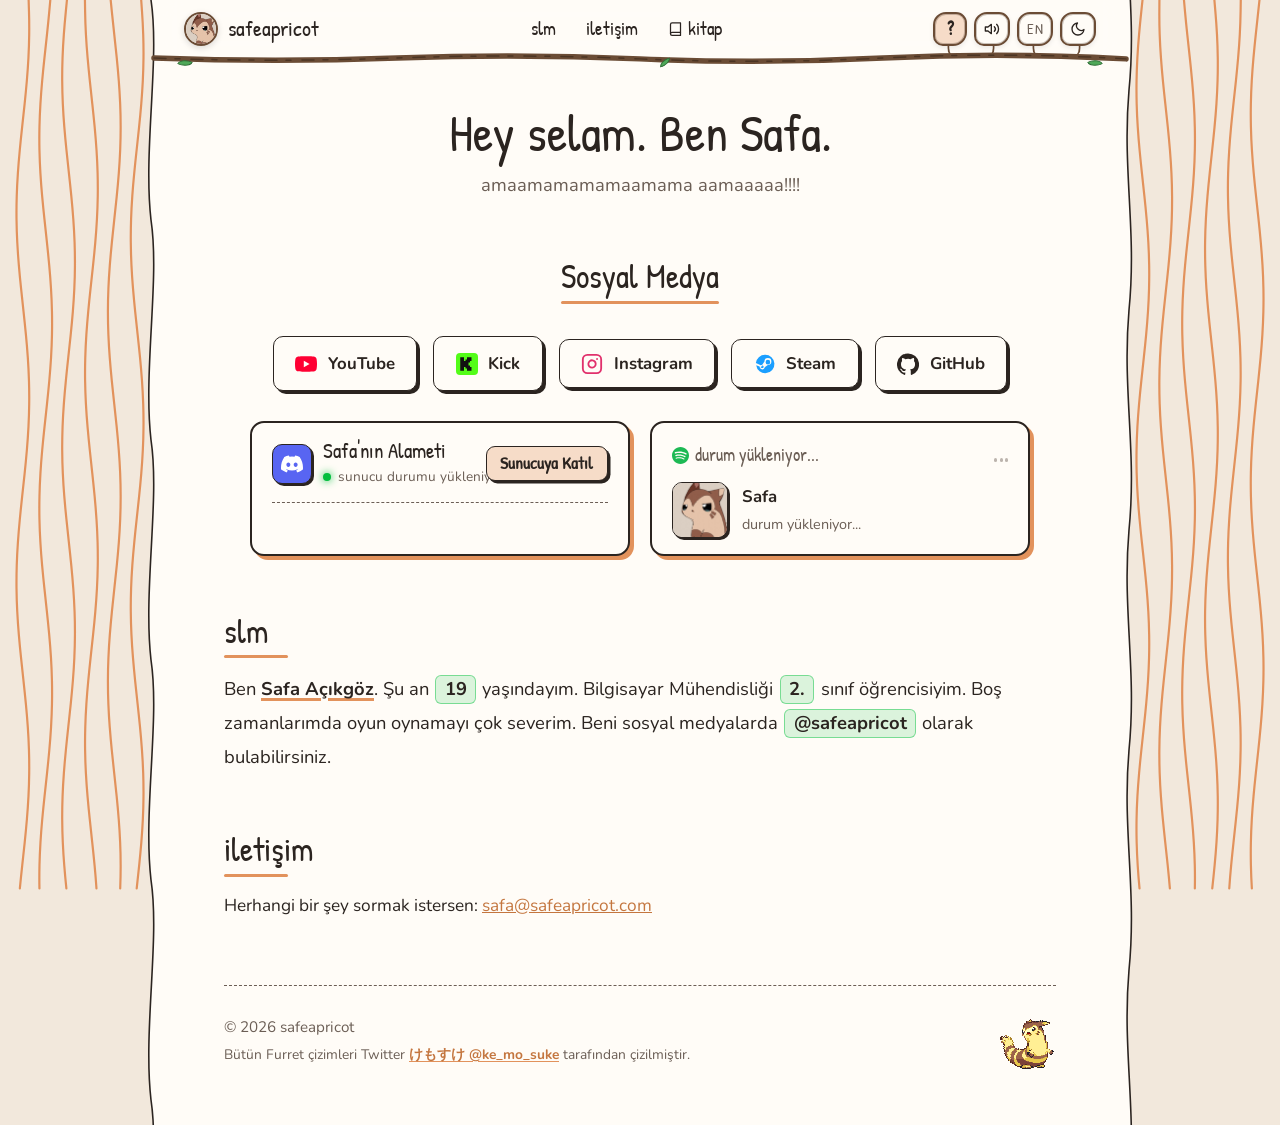
<file: index.html>
<!DOCTYPE html>
<html lang="tr">
<head>
  <meta charset="UTF-8">
  <meta name="viewport" content="width=device-width, initial-scale=1.0">
  <title>Safa · safeapricot</title>
  <meta name="description" content="Selam, ben Safa Açıkgöz. ama bana derler sefa.">
  <meta property="og:title" content="Safa · safeapricot">
  <meta property="og:description" content="Selam, ben Safa Açıkgöz. ama bana derler sefa.">
  <meta property="og:url" content="https://safeapricot.com">
  <meta property="og:image" content="https://safeapricot.com/furrets/uykulufurret.JPEG">
  <link rel="icon" href="furrets/uykulufurret.JPEG">

  <script>
    (function () {
      var p = new URLSearchParams(location.search);
      var t = p.get('theme') || localStorage.getItem('theme') || 'light';
      document.documentElement.setAttribute('data-theme', t);
      var l = p.get('lang') || localStorage.getItem('lang') || 'tr';
      document.documentElement.lang = l;
    })();
  </script>
  <link rel="preconnect" href="https://fonts.googleapis.com">
  <link rel="preconnect" href="https://fonts.gstatic.com" crossorigin>
  <link href="https://fonts.googleapis.com/css2?family=Nunito:wght@400;700&family=Patrick+Hand&display=swap" rel="stylesheet">
  <link rel="stylesheet" href="style.css">
</head>
<body>
  <header class="site-nav" id="siteNav"></header>

  <!-- 2 Sol + 2 Sağ Rastgele Furret Çerçevesi -->
  <div class="furret-side top left">
    <img src="furrets/20230822_125908.JPEG" alt="Furret çizimi">
  </div>
  <div class="furret-side bottom left">
    <img src="furrets/20230822_125911.JPEG" alt="Furret çizimi">
  </div>
  <div class="furret-side top right">
    <img src="furrets/20231012_155607.JPEG" alt="Furret çizimi">
  </div>
  <div class="furret-side bottom right">
    <img src="furrets/20231019_155051.JPEG" alt="Furret çizimi">
  </div>

  <main class="paper">
    <h1 class="hello" data-i18n="hello">Hey selam. Ben Safa.</h1>
    <p class="hello-sub" id="helloSub">ama bana derler sefa</p>

    <section id="sosyal">
      <h2 data-i18n="socials_title">Sosyal Medya</h2>
      <div class="socials">
        <a class="social youtube" href="https://www.youtube.com/@safeapricot" target="_blank" rel="noopener">
          <svg viewBox="0 0 24 24" fill="currentColor" aria-hidden="true"><path d="M23.5 6.2a3 3 0 0 0-2.1-2.1C19.5 3.6 12 3.6 12 3.6s-7.5 0-9.4.5A3 3 0 0 0 .5 6.2 31 31 0 0 0 0 12a31 31 0 0 0 .5 5.8 3 3 0 0 0 2.1 2.1c1.9.5 9.4.5 9.4.5s7.5 0 9.4-.5a3 3 0 0 0 2.1-2.1A31 31 0 0 0 24 12a31 31 0 0 0-.5-5.8zM9.6 15.6V8.4l6.3 3.6z"/></svg>
          YouTube
        </a>
        <a class="social kick" href="https://kick.com/safeapricot" target="_blank" rel="noopener">
          <svg viewBox="0 0 24 24" fill="currentColor" aria-hidden="true"><path d="M3 3h5v5h2V6h2V3h6v5h-2v2h-2v4h2v2h2v5h-6v-3h-2v-2H8v5H3z"/></svg>
          Kick
        </a>
        <div class="social-dropdown">
          <button class="social instagram" type="button" aria-label="Instagram Hesapları">
            <svg viewBox="0 0 24 24" fill="none" stroke="currentColor" stroke-width="2" stroke-linecap="round" stroke-linejoin="round" aria-hidden="true"><rect x="2" y="2" width="20" height="20" rx="5" ry="5"></rect><path d="M16 11.37A4 4 0 1 1 12.63 8 4 4 0 0 1 16 11.37z"></path><line x1="17.5" y1="6.5" x2="17.51" y2="6.5"></line></svg>
            Instagram
          </button>
          <div class="social-dropdown-menu">
            <a href="https://www.instagram.com/guvenlikayisi/" target="_blank" rel="noopener">guvenlikayisi</a>
            <a href="https://www.instagram.com/safeapricot/" target="_blank" rel="noopener">safeapricot</a>
          </div>
        </div>
        <div class="social-dropdown">
          <button class="social steam" type="button" aria-label="Steam Hesapları">
            <svg viewBox="0 0 24 24" fill="currentColor" aria-hidden="true"><path d="M12 2a10 10 0 0 0-9.96 9.04l5.36 2.21a2.83 2.83 0 0 1 1.6-.49l2.4-3.48v-.05a3.78 3.78 0 1 1 3.78 3.78h-.09l-3.42 2.44c0 .19-.03.38-.08.56a2.84 2.84 0 0 1-5.5-1.15L2.37 13.3A10 10 0 1 0 12 2zm3.18 5.45a2.52 2.52 0 1 0 0 5.04 2.52 2.52 0 0 0 0-5.04zm-6.18 7.02a1.95 1.95 0 0 0-1.82 1.24l1.36.56a1.4 1.4 0 0 0 1.84-.75 1.4 1.4 0 0 0-.75-1.84l-.63-.21z"/></svg>
            Steam
          </button>
          <div class="social-dropdown-menu">
            <a href="https://steamcommunity.com/id/safeapri" target="_blank" rel="noopener">safeapri</a>
            <a href="https://steamcommunity.com/id/safeapricot" target="_blank" rel="noopener">safeapricot</a>
          </div>
        </div>
        <a class="social github" href="https://github.com/safeapricot" target="_blank" rel="noopener">
          <svg viewBox="0 0 24 24" fill="currentColor" aria-hidden="true"><path d="M12 .5a12 12 0 0 0-3.79 23.39c.6.11.82-.26.82-.58v-2.03c-3.34.73-4.04-1.61-4.04-1.61-.55-1.39-1.34-1.76-1.34-1.76-1.09-.75.08-.73.08-.73 1.21.08 1.85 1.24 1.85 1.24 1.07 1.84 2.81 1.31 3.5 1 .11-.78.42-1.31.76-1.61-2.67-.3-5.47-1.33-5.47-5.93 0-1.31.47-2.38 1.24-3.22-.12-.3-.54-1.52.12-3.18 0 0 1.01-.32 3.3 1.23a11.5 11.5 0 0 1 6.02 0c2.29-1.55 3.3-1.23 3.3-1.23.66 1.66.24 2.88.12 3.18.77.84 1.24 1.91 1.24 3.22 0 4.61-2.81 5.62-5.48 5.92.43.37.81 1.1.81 2.22v3.29c0 .32.22.7.83.58A12 12 0 0 0 12 .5z"/></svg>
          GitHub
        </a>
      </div>

      <!-- Discord & Lanyard (Spotify / Canlı Durum) Kartları -->
      <div class="widgets-grid">
        <div class="discord-card" id="discordWidget">
          <div class="discord-top">
            <div class="discord-brand">
              <div class="discord-icon" aria-hidden="true">
                <svg viewBox="0 0 24 24" fill="currentColor"><path d="M20.32 4.37a19.8 19.8 0 0 0-4.89-1.52.07.07 0 0 0-.08.04c-.21.38-.44.87-.61 1.25a18.27 18.27 0 0 0-5.48 0 12.64 12.64 0 0 0-.62-1.25.08.08 0 0 0-.08-.04 19.74 19.74 0 0 0-4.89 1.52.07.07 0 0 0-.03.03C.53 9.05-.32 13.58.1 18.06a.08.08 0 0 0 .03.05 19.9 19.9 0 0 0 5.99 3.03.08.08 0 0 0 .08-.03c.46-.63.87-1.3 1.22-2a.08.08 0 0 0-.04-.11 13.1 13.1 0 0 1-1.87-.9.08.08 0 0 1-.01-.13c.13-.09.25-.19.37-.29a.08.08 0 0 1 .08-.01c3.93 1.79 8.18 1.79 12.07 0a.08.08 0 0 1 .08.01c.12.1.25.2.37.29a.08.08 0 0 1 0 .13c-.6.35-1.22.65-1.87.9a.08.08 0 0 0-.04.11c.36.7.77 1.37 1.22 2a.08.08 0 0 0 .08.03 19.83 19.83 0 0 0 6-3.03.08.08 0 0 0 .03-.05c.5-5.18-.84-9.68-3.55-13.66a.06.06 0 0 0-.03-.03zM8.02 15.33c-1.18 0-2.16-1.08-2.16-2.42 0-1.33.96-2.42 2.16-2.42 1.21 0 2.18 1.1 2.16 2.42 0 1.34-.96 2.42-2.16 2.42zm7.97 0c-1.18 0-2.16-1.08-2.16-2.42 0-1.33.96-2.42 2.16-2.42 1.21 0 2.18 1.1 2.16 2.42 0 1.34-.95 2.42-2.16 2.42z"/></svg>
              </div>
              <div>
                <div class="discord-name">Safa'nın Alameti</div>
                <div class="discord-status">
                  <span class="online-dot"></span>
                  <span class="discord-online-text" data-i18n="discord_loading">sunucu durumu yükleniyor...</span>
                </div>
              </div>
            </div>
            <a class="discord-join" href="https://discord.gg/VxYvWK4HSq" target="_blank" rel="noopener" data-i18n="discord_join">Sunucuya Katıl</a>
          </div>
          <div class="discord-members"></div>
        </div>

        <a class="spotify-card" id="lanyardWidget" href="https://open.spotify.com" target="_blank" rel="noopener">
          <div class="spotify-header">
            <span class="spotify-badge">
              <span class="lanyard-badge-icon" aria-hidden="true">
                <svg viewBox="0 0 24 24" fill="currentColor"><path d="M12 0C5.4 0 0 5.4 0 12s5.4 12 12 12 12-5.4 12-12S18.66 0 12 0zm5.521 17.34c-.24.359-.66.48-1.021.24-2.82-1.74-6.36-2.101-10.561-1.141-.418.122-.779-.179-.899-.539-.12-.421.18-.78.54-.9 4.56-1.021 8.52-.6 11.64 1.32.42.18.479.659.301 1.02zm1.44-3.3c-.301.42-.841.6-1.262.3-3.239-1.98-8.159-2.58-11.939-1.38-.479.12-1.02-.12-1.14-.6-.12-.48.12-1.021.6-1.141C9.6 9.9 15 10.561 18.72 12.84c.361.181.54.78.241 1.2zm.12-3.36C15.24 8.4 8.82 8.16 5.16 9.301c-.6.179-1.2-.181-1.38-.721-.18-.601.18-1.2.72-1.381 4.26-1.26 11.28-1.02 15.721 1.621.539.3.719 1.02.419 1.56-.299.421-1.02.599-1.559.3z"/></svg>
              </span>
              <span class="spotify-status-text" data-i18n="lanyard_loading">durum yükleniyor...</span>
            </span>
            <span class="music-bars paused" aria-hidden="true">
              <span></span><span></span><span></span>
            </span>
          </div>
          <div class="spotify-body">
            <div class="lanyard-thumb-wrap">
              <img class="spotify-cover" src="furrets/uykulufurret.JPEG" alt="Durum görseli">
              <span class="lanyard-status-dot online" hidden></span>
            </div>
            <div class="spotify-info">
              <div class="spotify-track">Safa</div>
              <div class="spotify-artist" data-i18n="lanyard_loading">durum yükleniyor...</div>
              <div class="spotify-progress" hidden>
                <div class="spotify-progress-track"><span class="spotify-progress-fill"></span></div>
                <div class="spotify-progress-times">
                  <span class="spotify-time-cur">0:00</span>
                  <span class="spotify-time-tot">0:00</span>
                </div>
              </div>
            </div>
          </div>
        </a>
      </div>

      <!-- OpenWidget Canlı Günlük Aktivite Heatmap Kartı -->
      <div class="activity-card" id="activityWidget" hidden>
        <div class="activity-top">
          <div class="activity-title-wrap">
            <div class="activity-icon" aria-hidden="true">
              <svg viewBox="0 0 24 24" fill="none" stroke="currentColor" stroke-width="2.1" stroke-linecap="round" stroke-linejoin="round"><circle cx="12" cy="13" r="8"/><path d="M12 9v4l2.5 2"/><path d="M9 2h6"/><path d="M12 2v3"/></svg>
            </div>
            <div>
              <div class="activity-heading-row">
                <span class="activity-name" data-i18n="activity_title">günlük aktivite</span>
                <a class="activity-source" href="https://github.com/safeapricot/openwidget-windows" target="_blank" rel="noopener">OpenWidget</a>
              </div>
              <div class="activity-sub" id="activityUpdated" data-i18n="activity_loading">aktivite verisi yükleniyor...</div>
            </div>
          </div>
          <div class="activity-summary" id="activitySummary"></div>
        </div>

        <div class="activity-scroll" id="activityScroll">
          <div class="activity-board" id="activityBoard" role="grid" aria-label="Günlük aktivite haritası"></div>
        </div>

        <div class="activity-legend">
          <div class="activity-legend-items">
            <span class="legend-item"><span class="legend-swatch" id="legendStudy"></span><span data-i18n="activity_study">Çalışma</span></span>
            <span class="legend-item"><span class="legend-swatch" id="legendGame"></span><span data-i18n="activity_game">Oyun</span></span>
            <span class="legend-item">
              <span class="legend-uptime-steps" aria-hidden="true">
                <span class="legend-swatch" style="opacity:0.22;background:var(--accent)"></span>
                <span class="legend-swatch" style="opacity:0.52;background:var(--accent)"></span>
                <span class="legend-swatch" style="opacity:0.88;background:var(--accent)"></span>
              </span>
              <span data-i18n="activity_pc_scale">PC Açık (0–8s)</span>
            </span>
          </div>
          <span class="activity-cap-note" data-i18n="activity_cap_note">1 kare = 10 saat kapasite</span>
        </div>

        <div class="activity-detail" id="activityDetail"></div>
      </div>
    </section>

    <section id="hakkimda">
      <h2 data-i18n="about_title">slm</h2>
      <p class="about-text" id="aboutText">
        Ben <a class="name-link" href="https://www.youtube.com/@safeapricot" target="_blank" rel="noopener">Safa Açıkgöz</a>. Şu an <span class="hl">19</span> yaşındayım. Bilgisayar Mühendisliği <span class="hl">2.</span> sınıf öğrencisiyim. Boş zamanlarımda oyun oynamayı çok severim. Beni sosyal medyalarda <span class="hl">@safeapricot</span> olarak bulabilirsiniz.
      </p>
    </section>

    <section id="iletisim">
      <h2 data-i18n="contact_title">iletişim</h2>
      <p><span data-i18n="contact_label">Herhangi bir şey sormak istersen:</span> <a href="mailto:safa@safeapricot.com">safa@safeapricot.com</a></p>
    </section>

    <footer>
      <div class="footer-info">
        <span>© 2026 safeapricot</span>
        <span class="footer-credit" id="furretCredit">Bütün Furret çizimleri Twitter <a href="https://x.com/ke_mo_suke" target="_blank" rel="noopener">けもすけ @ke_mo_suke</a> tarafından çizilmiştir.</span>
      </div>
      <img src="assets/furret-walk.gif" alt="yürüyen furret">
    </footer>
  </main>

  <script src="main.js"></script>
</body>
</html>
</file>
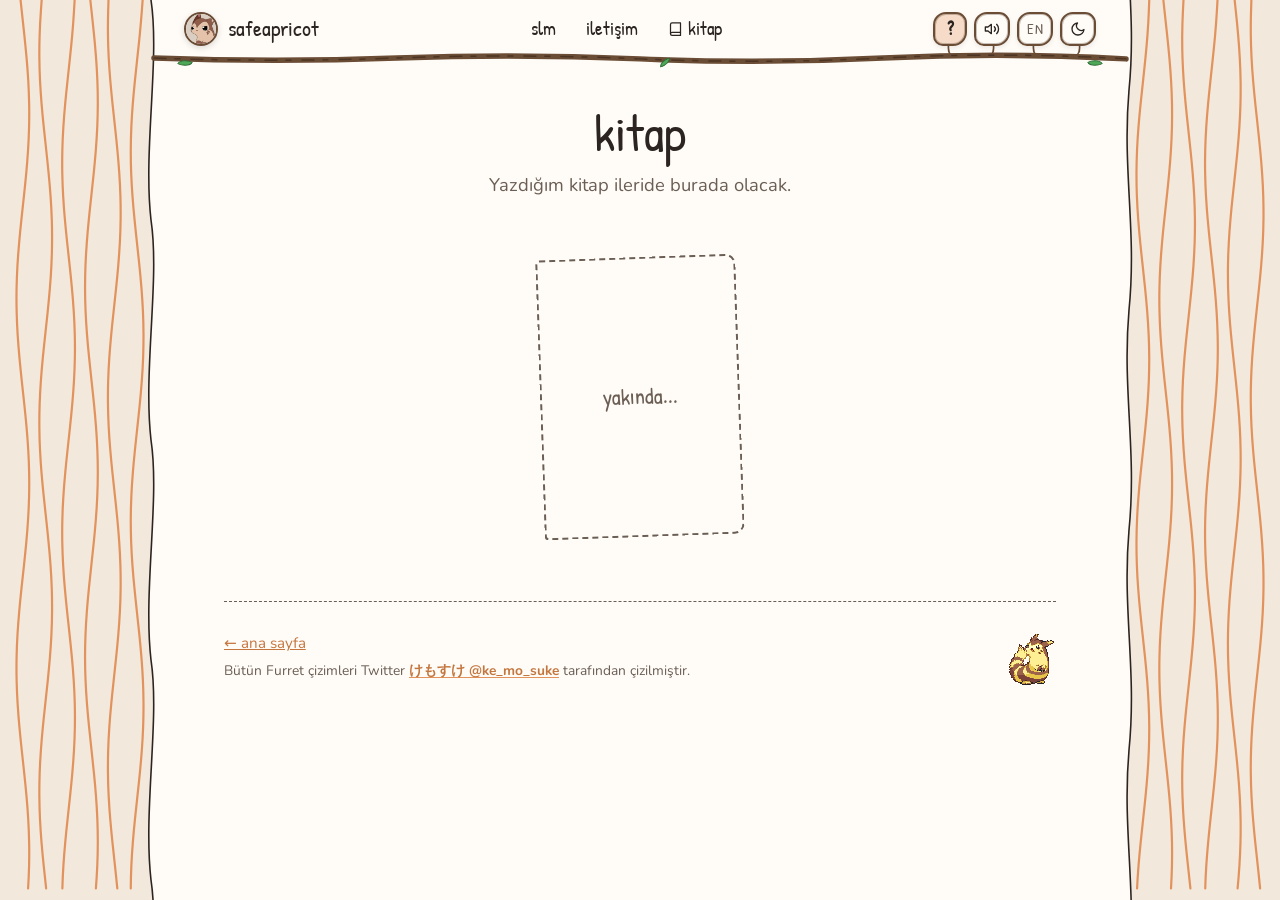
<file: kitap.html>
<!DOCTYPE html>
<html lang="tr">
<head>
  <meta charset="UTF-8">
  <meta name="viewport" content="width=device-width, initial-scale=1.0">
  <title>Kitap · safeapricot</title>
  <meta name="description" content="Safa'nın kitabı.">
  <link rel="icon" href="furrets/uykulufurret.JPEG">

  <script>
    (function () {
      var p = new URLSearchParams(location.search);
      var t = p.get('theme') || localStorage.getItem('theme') || 'light';
      document.documentElement.setAttribute('data-theme', t);
      var l = p.get('lang') || localStorage.getItem('lang') || 'tr';
      document.documentElement.lang = l;
    })();
  </script>
  <link rel="preconnect" href="https://fonts.googleapis.com">
  <link rel="preconnect" href="https://fonts.gstatic.com" crossorigin>
  <link href="https://fonts.googleapis.com/css2?family=Nunito:wght@400;700&family=Patrick+Hand&display=swap" rel="stylesheet">
  <link rel="stylesheet" href="style.css">
</head>
<body>
  <header class="site-nav" id="siteNav"></header>

  <!-- 2 Sol + 2 Sağ Rastgele Furret Çerçevesi -->
  <div class="furret-side top left">
    <img src="furrets/20230822_125908.JPEG" alt="Furret çizimi">
  </div>
  <div class="furret-side bottom left">
    <img src="furrets/20230822_125911.JPEG" alt="Furret çizimi">
  </div>
  <div class="furret-side top right">
    <img src="furrets/20231012_155607.JPEG" alt="Furret çizimi">
  </div>
  <div class="furret-side bottom right">
    <img src="furrets/20231019_155051.JPEG" alt="Furret çizimi">
  </div>

  <main class="paper">
    <h1 class="hello" data-i18n="book_title">kitap</h1>
    <p class="hello-sub" data-i18n="book_sub">Yazdığım kitap ileride burada olacak.</p>

    <!-- Kitap hazır olunca bu kısmı değiştir -->
    <div class="book-cover" data-i18n="book_soon">yakında...</div>

    <footer>
      <div class="footer-info">
        <a href="index.html" data-i18n="back_home">← ana sayfa</a>
        <span class="footer-credit" id="furretCredit">Bütün Furret çizimleri Twitter <a href="https://x.com/ke_mo_suke" target="_blank" rel="noopener">けもすけ @ke_mo_suke</a> tarafından çizilmiştir.</span>
      </div>
      <img src="assets/furret-walk.gif" alt="yürüyen furret">
    </footer>
  </main>

  <script src="main.js"></script>
</body>
</html>
</file>
<file: style.css>
/* safeapricot.com */

:root {
  --accent: #e2925c;
  --accent-dark: #c4763f;
  --accent-soft: #f6dcc8;
  --furret: #8c5e45;
  --furret-cream: #e8ccb5;
  --green: #02be3d;
  --green-soft: rgba(2, 190, 61, 0.14);
  --green-border: rgba(2, 190, 61, 0.45);
  --branch: #6b4c35;
  --branch-bark: #432e1e;
  --leaf: #4fa858;
  --leaf-dark: #2c6b34;
  --ink: #2b2420;
  --ink-soft: #6b5e55;
  --paper: #fffcf7;
  --desk: #f2e8dc;
  --line: #2b2420;
  --wave-color: #e2925c;
  --paper-width: 960px;

  --font-hand: 'Patrick Hand', 'Comic Sans MS', cursive;
  --font-body: 'Nunito', system-ui, -apple-system, 'Segoe UI', sans-serif;
  color-scheme: light;
}

[data-theme="dark"] {
  color-scheme: dark;
  --accent: #e2925c;
  --accent-dark: #f0a875;
  --accent-soft: rgba(226, 146, 92, 0.18);
  --furret: #c28e6e;
  --furret-cream: #3b2a20;
  --green: #02be3d;
  --green-soft: rgba(2, 190, 61, 0.2);
  --green-border: rgba(2, 190, 61, 0.55);
  --branch: #8c6649;
  --branch-bark: #c29b7a;
  --leaf: #5ec269;
  --leaf-dark: #235c2a;
  --ink: #f2f2f2;
  --ink-soft: #a0a0a0;
  --paper: #161616;
  --desk: #101010;
  --line: #dcdcdc;
  --wave-color: #915F4C;
}

* {
  box-sizing: border-box;
  margin: 0;
  padding: 0;
}

html {
  scroll-behavior: smooth;
  background: var(--desk);
}

body {
  font-family: var(--font-body);
  font-size: 1.08rem;
  line-height: 1.75;
  color: var(--ink);
  background: var(--desk);
  overflow-x: hidden;
}

html.theme-ready body {
  transition: background-color 0.25s ease, color 0.25s ease;
}

a {
  color: var(--accent-dark);
  overflow-wrap: anywhere;
}

a:hover {
  color: var(--ink);
}

img {
  display: block;
  max-width: 100%;
}

/* ---------- Sağ & Sol Arkaplan Dalgalı Gitar Telleri Canvas ---------- */

#bgWaves {
  position: fixed;
  inset: 0;
  width: 100vw;
  height: 100vh;
  z-index: 0;
  pointer-events: none;
}

/* ---------- Highlight & İsim Linki ---------- */

.hl {
  display: inline-block;
  padding: 0.05em 0.45em;
  margin: 0 0.08em;
  border-radius: 6px;
  background: var(--green-soft);
  border: 1.5px solid var(--green-border);
  color: var(--ink);
  font-weight: 700;
  line-height: 1.35;
}

.name-link {
  color: var(--ink);
  font-weight: 700;
  text-decoration: underline;
  text-decoration-color: var(--accent);
  text-decoration-thickness: 2.5px;
  text-underline-offset: 3px;
  transition: color 0.15s ease, background-color 0.15s ease;
}

.name-link:hover {
  color: var(--accent-dark);
}

/* ---------- Kontroller (Navbar içi) ---------- */

.ctrl-btn {
  position: relative;
  font-family: var(--font-hand);
  font-size: 1rem;
  line-height: 1;
  min-width: 34px;
  height: 34px;
  padding: 0 8px;
  display: inline-flex;
  align-items: center;
  justify-content: center;
  border: 2px solid var(--branch);
  border-radius: 13px 11px 14px 10px;
  background: var(--paper);
  color: var(--ink);
  cursor: pointer;
  box-shadow:
    inset 0 0 0 1px color-mix(in srgb, var(--branch-bark) 28%, transparent),
    0 2px 5px rgba(0, 0, 0, 0.08);
  transition:
    transform 0.16s ease,
    box-shadow 0.18s ease,
    background-color 0.2s ease,
    color 0.16s ease;
}

.ctrl-btn::after {
  content: '';
  position: absolute;
  top: calc(100% - 1px);
  left: 50%;
  width: 9px;
  height: 15px;
  pointer-events: none;
  z-index: -1;
}

.ctrl-btn:nth-child(odd)::after {
  transform: translateX(-25%);
  border-left: 2.3px solid var(--branch);
  border-bottom-left-radius: 10px;
}

.ctrl-btn:nth-child(even)::after {
  transform: translateX(-75%);
  border-right: 2.3px solid var(--branch);
  border-bottom-right-radius: 10px;
}

.ctrl-btn:hover {
  transform: translateY(-1.5px);
  background: var(--accent-soft);
  color: var(--ink);
  box-shadow:
    inset 0 0 0 1px color-mix(in srgb, var(--branch-bark) 42%, transparent),
    0 4px 10px color-mix(in srgb, var(--branch) 26%, transparent);
}

.ctrl-btn:active {
  transform: translateY(0.5px);
  box-shadow:
    inset 0 0 0 1px color-mix(in srgb, var(--branch-bark) 35%, transparent),
    0 1px 3px rgba(0, 0, 0, 0.08);
}

.ctrl-btn svg {
  width: 16px;
  height: 16px;
}

.ctrl-btn.nav-secret {
  background: var(--accent-soft);
  font-weight: 700;
  font-size: 1.12rem;
}

#langBtn {
  color: var(--ink-soft);
  font-size: 0.94rem;
  letter-spacing: 0.02em;
}

#langBtn:hover {
  color: var(--ink);
}

/* Ses ayarlama slider pop-up'ı */
.sound-control {
  position: relative;
  display: inline-flex;
  align-items: center;
}

.sound-control .ctrl-btn::after {
  transform: translateX(-75%);
  border-right: 2.3px solid var(--branch);
  border-left: none;
  border-bottom-right-radius: 10px;
  border-bottom-left-radius: 0;
}

.sound-popover {
  position: absolute;
  top: 100%;
  left: 50%;
  transform: translate(-50%, -4px);
  padding-top: 12px;
  opacity: 0;
  visibility: hidden;
  pointer-events: none;
  z-index: 70;
  transition: opacity 0.18s ease, transform 0.18s ease, visibility 0.18s;
}

.sound-control.open .sound-popover {
  opacity: 1;
  visibility: visible;
  pointer-events: auto;
  transform: translate(-50%, 0);
}

.sound-popover-card {
  display: flex;
  align-items: center;
  gap: 8px;
  padding: 7px 11px;
  border-radius: 12px;
  border: 2px solid var(--branch);
  background: var(--paper);
  box-shadow: 0 6px 18px rgba(0, 0, 0, 0.14), 2.5px 2.5px 0 var(--accent);
}

.sound-slider {
  -webkit-appearance: none;
  appearance: none;
  width: 96px;
  height: 6px;
  border-radius: 999px;
  background: linear-gradient(
    to right,
    var(--accent) var(--vol, 70%),
    var(--accent-soft) var(--vol, 70%)
  );
  border: 1px solid color-mix(in srgb, var(--branch) 45%, transparent);
  cursor: pointer;
}

.sound-slider:focus-visible {
  outline: 2px solid var(--accent);
  outline-offset: 2px;
}

.sound-slider::-webkit-slider-thumb {
  -webkit-appearance: none;
  appearance: none;
  width: 15px;
  height: 15px;
  border-radius: 50%;
  background: var(--paper);
  border: 2px solid var(--branch);
  box-shadow: 0 1px 4px rgba(0, 0, 0, 0.2);
  cursor: pointer;
  transition: transform 0.12s ease, border-color 0.12s ease;
}

.sound-slider::-webkit-slider-thumb:hover {
  transform: scale(1.12);
  border-color: var(--accent-dark);
}

.sound-slider::-moz-range-thumb {
  width: 15px;
  height: 15px;
  border-radius: 50%;
  background: var(--paper);
  border: 2px solid var(--branch);
  box-shadow: 0 1px 4px rgba(0, 0, 0, 0.2);
  cursor: pointer;
}

.sound-val {
  font-family: var(--font-hand);
  font-size: 0.98rem;
  line-height: 1;
  min-width: 34px;
  text-align: right;
  color: var(--ink);
}

/* ---------- Kağıt (orta sütun) ---------- */

.paper {
  position: relative;
  z-index: 2;
  width: min(var(--paper-width), calc(100% - 40px));
  min-height: 100vh;
  margin: 0 auto;
  padding: 102px 4rem 3.5rem;
  background: var(--paper);
}

html.theme-ready .paper {
  transition: background-color 0.25s ease;
}

/* Dalgalı kenarlar */
.paper::before,
.paper::after {
  content: '';
  position: absolute;
  top: 0;
  bottom: 0;
  width: 20px;
  background-repeat: repeat-y;
  background-size: 20px 220px;
  pointer-events: none;
}

.paper::before {
  left: -19px;
  background-image: url("data:image/svg+xml,%3Csvg xmlns='http://www.w3.org/2000/svg' width='20' height='220' viewBox='0 0 20 220'%3E%3Cpath d='M10 0 C19 60 2 150 10 220 L20 220 L20 0 Z' fill='%23fffcf7'/%3E%3Cpath d='M10 0 C19 60 2 150 10 220' fill='none' stroke='%232b2420' stroke-width='1.6'/%3E%3C/svg%3E");
}

.paper::after {
  right: -19px;
  background-image: url("data:image/svg+xml,%3Csvg xmlns='http://www.w3.org/2000/svg' width='20' height='220' viewBox='0 0 20 220'%3E%3Cpath d='M10 0 C3 80 18 140 10 220 L0 220 L0 0 Z' fill='%23fffcf7'/%3E%3Cpath d='M10 0 C3 80 18 140 10 220' fill='none' stroke='%232b2420' stroke-width='1.6'/%3E%3C/svg%3E");
  background-position: 0 90px;
}

[data-theme="dark"] .paper::before {
  background-image: url("data:image/svg+xml,%3Csvg xmlns='http://www.w3.org/2000/svg' width='20' height='220' viewBox='0 0 20 220'%3E%3Cpath d='M10 0 C19 60 2 150 10 220 L20 220 L20 0 Z' fill='%23161616'/%3E%3Cpath d='M10 0 C19 60 2 150 10 220' fill='none' stroke='%23dcdcdc' stroke-width='1.6'/%3E%3C/svg%3E");
}

[data-theme="dark"] .paper::after {
  background-image: url("data:image/svg+xml,%3Csvg xmlns='http://www.w3.org/2000/svg' width='20' height='220' viewBox='0 0 20 220'%3E%3Cpath d='M10 0 C3 80 18 140 10 220 L0 220 L0 0 Z' fill='%23161616'/%3E%3Cpath d='M10 0 C3 80 18 140 10 220' fill='none' stroke='%23dcdcdc' stroke-width='1.6'/%3E%3C/svg%3E");
}

/* ---------- İnce Ağaç Dalı Navbar & Hero Profil ---------- */

.site-nav {
  position: fixed;
  top: 0;
  left: 50%;
  transform: translateX(-50%);
  width: min(var(--paper-width), calc(100% - 40px));
  z-index: 60;
  background: var(--paper);
  background: color-mix(in srgb, var(--paper) 88%, transparent);
  backdrop-filter: blur(10px);
  -webkit-backdrop-filter: blur(10px);
  transition: transform 0.28s ease, box-shadow 0.25s ease;
}

html.theme-ready .site-nav {
  transition: transform 0.28s ease, box-shadow 0.25s ease, background-color 0.25s ease;
}

.site-nav.nav-hidden {
  transform: translate(-50%, calc(-100% - 14px));
}

.site-nav.scrolled {
  box-shadow: 0 6px 20px rgba(43, 36, 32, 0.08);
}

[data-theme="dark"] .site-nav.scrolled {
  box-shadow: 0 6px 22px rgba(0, 0, 0, 0.35);
}

.nav-inner {
  height: 58px;
  display: flex;
  align-items: center;
  justify-content: space-between;
  gap: 12px;
  padding: 0 1.5rem;
}

.nav-brand {
  display: inline-flex;
  align-items: center;
  gap: 10px;
  text-decoration: none;
  color: var(--ink);
  flex-shrink: 0;
}

.nav-avatar {
  width: 34px;
  height: 34px;
  border-radius: 50%;
  border: 2.5px solid var(--branch);
  box-shadow: 0 2px 6px rgba(0, 0, 0, 0.14);
  overflow: hidden;
  flex-shrink: 0;
  transition: transform 0.2s cubic-bezier(0.34, 1.56, 0.64, 1);
}

.nav-avatar img {
  width: 100%;
  height: 100%;
  object-fit: cover;
}

.nav-brand:hover .nav-avatar {
  transform: scale(1.08) rotate(-6deg);
}

.nav-name {
  font-family: var(--font-hand);
  font-size: 1.35rem;
  line-height: 1;
}

.nav-links {
  display: flex;
  align-items: center;
  gap: 6px;
}

.nav-link {
  position: relative;
  display: inline-flex;
  align-items: center;
  gap: 5px;
  padding: 6px 12px;
  border-radius: 9px;
  font-family: var(--font-hand);
  font-size: 1.2rem;
  line-height: 1;
  color: var(--ink);
  text-decoration: none;
  white-space: nowrap;
  transition: background-color 0.16s ease, color 0.16s ease, transform 0.16s ease;
}

.nav-link::after {
  content: '';
  position: absolute;
  left: 12px;
  right: 12px;
  bottom: 2px;
  height: 2.5px;
  border-radius: 2px;
  background: var(--leaf);
  transform: scaleX(0);
  transform-origin: center;
  transition: transform 0.18s ease;
}

.nav-link:hover,
.nav-link:focus-visible {
  background: var(--accent-soft);
  color: var(--ink);
  transform: translateY(-1px);
  outline: none;
}

.nav-link:hover::after,
.nav-link:focus-visible::after {
  transform: scaleX(1);
}

.nav-link-book svg {
  width: 15px;
  height: 15px;
  flex-shrink: 0;
}

.nav-actions {
  display: flex;
  align-items: center;
  gap: 7px;
  flex-shrink: 0;
}

.nav-branch-svg {
  position: absolute;
  left: -6px;
  right: -6px;
  bottom: -7px;
  width: calc(100% + 12px);
  height: 14px;
  overflow: visible;
  pointer-events: none;
}

.nav-branch-svg .branch-main {
  fill: none;
  stroke: var(--branch);
  stroke-width: 5.5;
  stroke-linecap: round;
  stroke-linejoin: round;
  vector-effect: non-scaling-stroke;
}

.nav-branch-svg .branch-bark {
  fill: none;
  stroke: var(--branch-bark);
  stroke-width: 1.5;
  stroke-linecap: round;
  stroke-dasharray: 12 9 5 11;
  opacity: 0.78;
  vector-effect: non-scaling-stroke;
}

.nav-leaf {
  position: absolute;
  width: 14px;
  height: 8px;
  background: var(--leaf);
  border: 1.4px solid var(--leaf-dark);
  border-radius: 100% 0 100% 0;
  pointer-events: none;
}

.nav-leaf-l {
  left: 18px;
  bottom: -9px;
  transform: rotate(22deg);
}

.nav-leaf-m {
  left: 52%;
  bottom: -8px;
  width: 12px;
  height: 7px;
  transform: rotate(-18deg);
}

.nav-leaf-r {
  right: 18px;
  bottom: -9px;
  transform: scaleX(-1) rotate(22deg);
}

/* ---------- İçerik ---------- */

h1,
h2,
h3 {
  font-family: var(--font-hand);
  font-weight: 400;
  line-height: 1.2;
}

.hello {
  text-align: center;
  font-size: clamp(2.4rem, 6vw, 3.2rem);
  margin-bottom: 0.35rem;
}

.hello-sub {
  text-align: center;
  color: var(--ink-soft);
  margin-bottom: 3.5rem;
  font-size: 1.15rem;
}

section {
  margin-bottom: 3.5rem;
  scroll-margin-top: 84px;
}

section h2 {
  font-size: 2.05rem;
  margin-bottom: 0.85rem;
}

section h2::after {
  content: '';
  display: block;
  width: 64px;
  height: 3.5px;
  margin-top: 4px;
  background: var(--accent);
  border-radius: 2px;
}

/* Sosyal Medya Ortalanmış Bölüm & Uzun Çubuk */
#sosyal {
  text-align: center;
}

#sosyal h2 {
  display: inline-block;
}

#sosyal h2::after {
  width: 100%;
  margin-left: auto;
  margin-right: auto;
}

section p + p {
  margin-top: 0.8rem;
}

.about-text {
  font-size: 1.15rem;
  line-height: 1.85;
}

.muted {
  color: var(--ink-soft);
}

/* Sosyal bağlantılar */
.socials {
  display: flex;
  flex-wrap: wrap;
  justify-content: center;
  align-items: center;
  gap: 1rem;
  margin-top: 1.15rem;
}

.social {
  display: inline-flex;
  align-items: center;
  gap: 0.65rem;
  padding: 0.75rem 1.35rem;
  border: 1.8px solid var(--line);
  border-radius: 10px;
  background: var(--paper);
  color: var(--ink);
  font-family: var(--font-body);
  font-size: 1.05rem;
  font-weight: 700;
  text-decoration: none;
  cursor: pointer;
  box-shadow: 3px 3px 0 var(--line);
  transition: transform 0.15s ease, box-shadow 0.15s ease;
}

.social:hover {
  color: var(--ink);
  transform: translate(-2px, -2px);
  box-shadow: 5px 5px 0 var(--accent);
}

.social svg {
  width: 22px;
  height: 22px;
  flex-shrink: 0;
}

.social.youtube svg   { color: #ff0033; }
.social.kick svg      { color: #111; background: #53fc18; border-radius: 4px; padding: 2px; }
.social.instagram svg { color: #e1306c; }
.social.steam svg     { color: #1b9fff; }
.social.github svg    { color: var(--ink); }

/* Steam 2 Hesap Seçenekli Hover Menüsü */
.social-dropdown {
  position: relative;
  display: inline-flex;
}

.social-dropdown-menu {
  position: absolute;
  top: 100%;
  left: 50%;
  transform: translate(-50%, -6px);
  display: flex;
  gap: 10px;
  padding-top: 12px;
  opacity: 0;
  visibility: hidden;
  z-index: 30;
  transition: opacity 0.18s ease, transform 0.18s ease, visibility 0.18s;
}

.social-dropdown.open .social-dropdown-menu {
  opacity: 1;
  visibility: visible;
  transform: translate(-50%, 0);
}

@media (hover: hover) and (pointer: fine) {
  .social-dropdown:hover .social-dropdown-menu {
    opacity: 1;
    visibility: visible;
    transform: translate(-50%, 0);
  }
}

@media (hover: none), (pointer: coarse) {
  .social-dropdown:not(.open) button.social:hover {
    transform: none;
    box-shadow: 3px 3px 0 var(--line);
  }

  .social-dropdown.open button.social {
    transform: translate(-2px, -2px);
    box-shadow: 5px 5px 0 var(--accent);
  }
}

.social-dropdown-menu a {
  font-family: var(--font-hand);
  font-size: 1.15rem;
  line-height: 1;
  white-space: nowrap;
  text-decoration: none;
  color: var(--ink);
  background: var(--paper);
  border: 1.8px solid var(--line);
  border-radius: 8px;
  padding: 8px 14px;
  box-shadow: 3px 3px 0 var(--accent);
  transition: transform 0.15s ease, box-shadow 0.15s ease;
}

.social-dropdown-menu a:nth-child(1) { transform: rotate(-3deg); }
.social-dropdown-menu a:nth-child(2) { transform: rotate(2deg); }

.social-dropdown-menu a:hover {
  transform: rotate(0) translateY(-2px);
  box-shadow: 4px 5px 0 var(--furret);
}

/* ---------- Discord & Lanyard (Spotify / Canlı Durum) Kartları ---------- */

.widgets-grid {
  display: grid;
  grid-template-columns: repeat(auto-fit, minmax(320px, 1fr));
  gap: 1.25rem;
  max-width: 780px;
  margin: 1.85rem auto 0;
}

.discord-card,
.spotify-card {
  padding: 1rem 1.25rem;
  background: var(--paper);
  border: 2px solid var(--line);
  border-radius: 14px;
  box-shadow: 4px 4px 0 var(--accent);
  text-align: left;
  display: flex;
  flex-direction: column;
  justify-content: flex-start;
  transition: transform 0.2s ease, box-shadow 0.2s ease, background-color 0.25s ease;
}

.discord-card:hover,
.spotify-card:hover {
  transform: translateY(-2px);
  box-shadow: 6px 6px 0 var(--furret);
}

.discord-top {
  display: flex;
  align-items: center;
  justify-content: space-between;
  gap: 0.65rem;
}

.discord-brand {
  display: flex;
  align-items: center;
  gap: 0.7rem;
  min-width: 0;
}

.discord-icon {
  width: 40px;
  height: 40px;
  border-radius: 10px;
  background: #5865f2;
  color: #fff;
  border: 1.8px solid var(--line);
  display: flex;
  align-items: center;
  justify-content: center;
  flex-shrink: 0;
  box-shadow: 2px 2px 0 var(--line);
}

.discord-icon svg {
  width: 22px;
  height: 22px;
}

.discord-name {
  font-family: var(--font-hand);
  font-size: 1.3rem;
  line-height: 1.15;
  color: var(--ink);
  white-space: nowrap;
}

.discord-status {
  display: flex;
  align-items: center;
  gap: 0.4rem;
  font-size: 0.85rem;
  color: var(--ink-soft);
  margin-top: 2px;
  white-space: nowrap;
}

.online-dot {
  width: 8px;
  height: 8px;
  border-radius: 50%;
  background: var(--green);
  box-shadow: 0 0 8px var(--green);
  display: inline-block;
  flex-shrink: 0;
}

.discord-join {
  font-family: var(--font-hand);
  font-size: 1.05rem;
  line-height: 1;
  padding: 0.5rem 0.85rem;
  border: 1.8px solid var(--line);
  border-radius: 9px;
  background: var(--accent-soft);
  color: var(--ink);
  text-decoration: none;
  font-weight: 700;
  white-space: nowrap;
  flex-shrink: 0;
  box-shadow: 2.5px 2.5px 0 var(--line);
  transition: transform 0.15s ease, box-shadow 0.15s ease, background-color 0.15s ease;
}

.discord-join:hover {
  background: var(--accent);
  color: #2b2420;
  transform: translate(-1px, -1px);
  box-shadow: 4px 4px 0 var(--furret);
}

.discord-members {
  display: flex;
  align-items: center;
  gap: 6px;
  flex-wrap: wrap;
  margin-top: 0.85rem;
  padding-top: 0.7rem;
  border-top: 1.5px dashed var(--ink-soft);
}

.discord-avatar-wrap {
  position: relative;
  width: 28px;
  height: 28px;
}

.discord-avatar-wrap img {
  width: 100%;
  height: 100%;
  border-radius: 50%;
  border: 1.5px solid var(--line);
  object-fit: cover;
}

.discord-avatar-status {
  position: absolute;
  right: -1px;
  bottom: -1px;
  width: 8px;
  height: 8px;
  border-radius: 50%;
  border: 1.5px solid var(--paper);
}

.discord-avatar-status.online { background: #23a55a; }
.discord-avatar-status.idle   { background: #f0b232; }
.discord-avatar-status.dnd    { background: #f23f43; }

/* Lanyard (Spotify / Canlı Durum) Kartı */
.spotify-card {
  text-decoration: none;
  color: var(--ink);
}

.spotify-card.is-static {
  cursor: default;
}

.spotify-header {
  display: flex;
  align-items: center;
  justify-content: space-between;
  gap: 0.5rem;
  font-family: var(--font-hand);
  font-size: 1.15rem;
  color: var(--ink-soft);
  margin-bottom: 0.65rem;
}

.spotify-badge {
  display: inline-flex;
  align-items: center;
  gap: 0.4rem;
}

.lanyard-badge-icon {
  display: inline-flex;
  align-items: center;
}

.spotify-badge svg {
  width: 17px;
  height: 17px;
  color: #1db954;
}

.spotify-card.mode-game .spotify-badge svg {
  color: var(--accent-dark);
}

.spotify-card.mode-idle .spotify-badge svg {
  color: #5865f2;
}

.spotify-body {
  display: flex;
  align-items: center;
  gap: 0.9rem;
  flex: 1;
}

.lanyard-thumb-wrap {
  position: relative;
  width: 56px;
  height: 56px;
  flex-shrink: 0;
}

.spotify-cover {
  width: 100%;
  height: 100%;
  border-radius: 10px;
  border: 1.8px solid var(--line);
  object-fit: cover;
  background: var(--accent-soft);
  box-shadow: 2px 2px 0 var(--line);
}

.spotify-card.mode-idle .spotify-header,
.spotify-card.mode-game .spotify-header {
  margin-bottom: 0.45rem;
}

.spotify-card.mode-idle .spotify-body,
.spotify-card.mode-game .spotify-body {
  gap: 1.05rem;
}

.spotify-card.mode-idle .lanyard-thumb-wrap,
.spotify-card.mode-game .lanyard-thumb-wrap {
  width: 74px;
  height: 74px;
}

.spotify-card.mode-idle .spotify-cover,
.spotify-card.mode-game .spotify-cover {
  border-radius: 13px;
}

.spotify-card.mode-idle .spotify-track,
.spotify-card.mode-game .spotify-track {
  font-family: var(--font-hand);
  font-size: 1.55rem;
  line-height: 1.15;
}

.spotify-card.mode-idle .lanyard-status-dot,
.spotify-card.mode-game .lanyard-status-dot {
  width: 16px;
  height: 16px;
  right: -4px;
  bottom: -4px;
}

.lanyard-status-dot {
  position: absolute;
  right: -3px;
  bottom: -3px;
  width: 14px;
  height: 14px;
  border-radius: 50%;
  border: 2.2px solid var(--paper);
}

.lanyard-status-dot.online  { background: #23a55a; }
.lanyard-status-dot.idle    { background: #f0b232; }
.lanyard-status-dot.dnd     { background: #f23f43; }
.lanyard-status-dot.offline { background: #80848e; }

.spotify-info {
  min-width: 0;
  flex: 1;
}

.spotify-track {
  font-weight: 700;
  font-size: 1.05rem;
  color: var(--ink);
  white-space: nowrap;
  overflow: hidden;
  text-overflow: ellipsis;
}

.spotify-artist {
  font-size: 0.9rem;
  color: var(--ink-soft);
  white-space: nowrap;
  overflow: hidden;
  text-overflow: ellipsis;
}

.spotify-progress {
  margin-top: 6px;
}

.spotify-progress-track {
  width: 100%;
  height: 5px;
  border-radius: 999px;
  background: var(--accent-soft);
  overflow: hidden;
}

.spotify-progress-fill {
  display: block;
  height: 100%;
  width: 0%;
  background: #1db954;
  border-radius: 999px;
  transition: width 0.5s linear;
}

.spotify-progress-times {
  display: flex;
  justify-content: space-between;
  font-size: 0.72rem;
  font-weight: 700;
  color: var(--ink-soft);
  margin-top: 2px;
}

.music-bars[hidden],
.lanyard-status-dot[hidden],
.spotify-progress[hidden],
.spotify-artist[hidden] {
  display: none;
}

.music-bars {
  display: inline-flex;
  align-items: flex-end;
  gap: 2.5px;
  height: 13px;
}

.music-bars span {
  width: 3px;
  background: #1db954;
  border-radius: 2px;
  animation: eqBar 0.9s ease-in-out infinite;
}

.music-bars span:nth-child(1) { height: 6px; animation-delay: 0s; }
.music-bars span:nth-child(2) { height: 12px; animation-delay: 0.2s; }
.music-bars span:nth-child(3) { height: 8px; animation-delay: 0.4s; }

.music-bars.paused span {
  animation: none;
  height: 4px;
  opacity: 0.45;
  background: var(--ink-soft);
}

@keyframes eqBar {
  0%, 100% { height: 4px; }
  50%      { height: 13px; }
}

/* ---------- OpenWidget Günlük Aktivite Heatmap Kartı ---------- */

.activity-card {
  max-width: 780px;
  margin: 1.25rem auto 0;
  padding: 1.15rem 1.35rem 1.05rem;
  background: var(--paper);
  border: 2px solid var(--line);
  border-radius: 14px;
  box-shadow: 4px 4px 0 var(--accent);
  text-align: left;
  --hm-empty: #efe6da;
  --hm-cell-border: rgba(43, 36, 32, 0.14);
  transition: transform 0.2s ease, box-shadow 0.2s ease, background-color 0.25s ease;
}

[data-theme="dark"] .activity-card {
  --hm-empty: #24211f;
  --hm-cell-border: rgba(220, 220, 220, 0.12);
}

.activity-card[hidden] {
  display: none;
}

.activity-card.revealed {
  animation: snakePopIn 0.35s cubic-bezier(0.34, 1.56, 0.64, 1);
}

.activity-card:hover {
  transform: translateY(-2px);
  box-shadow: 6px 6px 0 var(--furret);
}

.activity-top {
  display: flex;
  align-items: center;
  justify-content: space-between;
  gap: 0.75rem;
  flex-wrap: wrap;
  margin-bottom: 0.85rem;
}

.activity-title-wrap {
  display: flex;
  align-items: center;
  gap: 0.7rem;
  min-width: 0;
}

.activity-icon {
  width: 40px;
  height: 40px;
  border-radius: 10px;
  background: var(--accent);
  color: #2b2420;
  border: 1.8px solid var(--line);
  display: flex;
  align-items: center;
  justify-content: center;
  flex-shrink: 0;
  box-shadow: 2px 2px 0 var(--line);
}

.activity-icon svg {
  width: 21px;
  height: 21px;
}

.activity-heading-row {
  display: flex;
  align-items: center;
  gap: 0.5rem;
  flex-wrap: wrap;
}

.activity-name {
  font-family: var(--font-hand);
  font-size: 1.32rem;
  line-height: 1.1;
  color: var(--ink);
}

.activity-source {
  font-family: var(--font-hand);
  font-size: 0.88rem;
  line-height: 1;
  padding: 0.18rem 0.5rem;
  border-radius: 999px;
  border: 1.4px solid var(--line);
  background: var(--accent-soft);
  color: var(--ink);
  text-decoration: none;
  transition: background-color 0.15s ease, transform 0.15s ease;
}

.activity-source:hover {
  background: var(--accent);
  color: #2b2420;
  transform: translateY(-1px);
}

.activity-sub {
  font-size: 0.82rem;
  color: var(--ink-soft);
  margin-top: 2px;
}

.activity-summary {
  display: flex;
  align-items: center;
  gap: 0.45rem;
  flex-wrap: wrap;
}

.activity-pill {
  display: inline-flex;
  align-items: center;
  gap: 0.35rem;
  padding: 0.22rem 0.6rem;
  border-radius: 9px;
  border: 1.5px solid var(--line);
  background: var(--paper);
  font-size: 0.82rem;
  font-weight: 700;
  color: var(--ink);
  box-shadow: 2px 2px 0 var(--line);
}

.activity-pill-dot {
  width: 8px;
  height: 8px;
  border-radius: 3px;
  flex-shrink: 0;
  background-origin: padding-box !important;
  background-clip: padding-box !important;
  background-repeat: no-repeat !important;
}

.activity-scroll {
  overflow-x: auto;
  overflow-y: hidden;
  padding: 4px 2px 6px;
  scrollbar-width: thin;
  scrollbar-color: var(--accent) transparent;
}

.activity-board {
  display: inline-grid;
  grid-template-columns: 24px auto;
  grid-template-rows: 16px auto;
  column-gap: 5px;
  row-gap: 4px;
  align-items: start;
  user-select: none;
}

.activity-months {
  grid-column: 2;
  grid-row: 1;
  position: relative;
  height: 16px;
  font-size: 0.72rem;
  font-weight: 700;
  color: var(--ink-soft);
}

.activity-month-lbl {
  position: absolute;
  top: 0;
  white-space: nowrap;
}

.activity-weekdays {
  grid-column: 1;
  grid-row: 2;
  display: grid;
  grid-template-rows: repeat(7, 10.5px);
  row-gap: 2.8px;
  font-size: 0.66rem;
  font-weight: 700;
  color: var(--ink-soft);
  line-height: 10.5px;
  text-align: right;
  padding-right: 2px;
}

.activity-grid {
  grid-column: 2;
  grid-row: 2;
  display: grid;
  grid-auto-flow: column;
  grid-template-rows: repeat(7, 10.5px);
  grid-auto-columns: 10.5px;
  gap: 2.8px;
}

.hm-cell {
  width: 10.5px;
  height: 10.5px;
  padding: 0;
  border-radius: 2.6px;
  border: 1px solid var(--hm-cell-border);
  background: var(--hm-empty);
  background-origin: padding-box !important;
  background-clip: padding-box !important;
  background-repeat: no-repeat !important;
  cursor: pointer;
  appearance: none;
  transition: transform 0.12s ease, border-color 0.12s ease;
}

.hm-cell:hover,
.hm-cell:focus-visible {
  transform: scale(1.28);
  border-color: var(--line);
  outline: none;
  z-index: 2;
}

.hm-cell.is-today {
  border: 1.6px solid var(--line);
}

.hm-cell.is-selected {
  outline: 2px solid var(--accent-dark);
  outline-offset: 1px;
  z-index: 3;
}

.hm-cell.is-future {
  opacity: 0.25;
  pointer-events: none;
}

.activity-legend {
  display: flex;
  align-items: center;
  justify-content: space-between;
  gap: 0.6rem;
  flex-wrap: wrap;
  margin-top: 0.55rem;
  font-size: 0.78rem;
  color: var(--ink-soft);
}

.activity-legend-items {
  display: flex;
  align-items: center;
  gap: 0.85rem;
  flex-wrap: wrap;
}

.legend-item {
  display: inline-flex;
  align-items: center;
  gap: 0.35rem;
  font-weight: 700;
}

.legend-uptime-steps {
  display: inline-flex;
  gap: 2.5px;
}

.legend-swatch {
  width: 10px;
  height: 10px;
  border-radius: 3px;
  border: 1px solid rgba(43, 36, 32, 0.35);
  background-origin: padding-box !important;
  background-clip: padding-box !important;
  background-repeat: no-repeat !important;
  display: inline-block;
}

[data-theme="dark"] .legend-swatch {
  border-color: #0b0b0b;
}

.activity-cap-note {
  font-family: var(--font-hand);
  font-size: 0.92rem;
  color: var(--ink-soft);
}

.activity-detail {
  margin-top: 0.75rem;
  padding-top: 0.7rem;
  border-top: 1.5px dashed var(--ink-soft);
  display: flex;
  flex-direction: column;
  gap: 0.45rem;
}

.activity-detail-head {
  display: flex;
  align-items: center;
  justify-content: space-between;
  gap: 0.6rem;
  flex-wrap: wrap;
}

.activity-detail-date {
  font-family: var(--font-hand);
  font-size: 1.15rem;
  color: var(--ink);
}

.activity-detail-metrics {
  display: flex;
  align-items: center;
  gap: 0.75rem;
  flex-wrap: wrap;
  font-size: 0.86rem;
  font-weight: 700;
  color: var(--ink);
}

.activity-metric {
  display: inline-flex;
  align-items: center;
  gap: 0.3rem;
}

.activity-detail-bar {
  width: 100%;
  height: 7px;
  border-radius: 999px;
  overflow: hidden;
  background: var(--hm-empty);
  border: 1px solid var(--hm-cell-border);
  display: flex;
}

.activity-detail-bar > span {
  height: 100%;
  transition: width 0.2s ease;
}

.activity-games-row {
  display: flex;
  align-items: center;
  gap: 0.4rem;
  flex-wrap: wrap;
}

.activity-game-chip {
  font-size: 0.78rem;
  font-weight: 700;
  padding: 0.14rem 0.52rem;
  border-radius: 7px;
  border: 1.4px solid var(--line);
  background: var(--accent-soft);
  color: var(--ink);
}

button.activity-journal-chip {
  font-family: inherit;
  line-height: inherit;
  cursor: pointer;
  display: inline-flex;
  align-items: center;
  gap: 0.25rem;
  transition: transform 0.14s ease, box-shadow 0.14s ease, background-color 0.14s ease, color 0.14s ease;
}

button.activity-journal-chip:hover,
button.activity-journal-chip:focus-visible {
  background: var(--accent);
  color: #2b2420;
  transform: translate(-1px, -1px);
  box-shadow: 2.5px 2.5px 0 var(--line);
  outline: none;
}

button.activity-journal-chip:active {
  transform: translate(1px, 1px);
  box-shadow: none;
}

.hm-tooltip {
  position: fixed;
  z-index: 120;
  pointer-events: none;
  padding: 0.45rem 0.65rem;
  border-radius: 10px;
  border: 1.8px solid var(--line);
  background: var(--paper);
  color: var(--ink);
  box-shadow: 3px 3px 0 var(--accent);
  font-size: 0.8rem;
  line-height: 1.4;
  max-width: 240px;
  opacity: 0;
  transform: translate(-50%, calc(-100% - 10px));
  transition: opacity 0.12s ease;
}

.hm-tooltip.show {
  opacity: 1;
}

.hm-tooltip-date {
  font-family: var(--font-hand);
  font-size: 1rem;
  margin-bottom: 2px;
}

/* Gizli kod */
.secret-form {
  display: flex;
  gap: 0.6rem;
  flex-wrap: wrap;
  margin-top: 1rem;
}

.secret-form input {
  flex: 1;
  min-width: 180px;
  font: inherit;
  padding: 0.6rem 0.9rem;
  border: 1.8px solid var(--line);
  border-radius: 10px;
  background: var(--paper);
  color: var(--ink);
}

.secret-form input:focus {
  outline: none;
  border-color: var(--accent-dark);
  box-shadow: 0 0 0 3px var(--accent-soft);
}

.btn {
  font: inherit;
  font-weight: 700;
  padding: 0.6rem 1.2rem;
  border: 1.8px solid var(--line);
  border-radius: 10px;
  background: var(--accent);
  color: #2b2420;
  cursor: pointer;
  box-shadow: 3px 3px 0 var(--line);
  transition: transform 0.15s ease, box-shadow 0.15s ease;
}

.btn:hover {
  transform: translate(-1px, -1px);
  box-shadow: 4px 4px 0 var(--furret);
}

.btn:active {
  transform: translate(2px, 2px);
  box-shadow: 1px 1px 0 var(--line);
}

.secret-hint {
  margin-top: 0.5rem;
  font-size: 0.9rem;
  color: var(--ink-soft);
  min-height: 1.5em;
}

.shake {
  animation: shake 0.35s;
}

@keyframes shake {
  25% { transform: translateX(-5px); }
  50% { transform: translateX(5px); }
  75% { transform: translateX(-3px); }
}

/* Pop-up */
.popup-backdrop {
  position: fixed;
  inset: 0;
  z-index: 100;
  display: flex;
  align-items: center;
  justify-content: center;
  background: rgba(10, 10, 10, 0.55);
  opacity: 0;
  visibility: hidden;
  transition: opacity 0.2s ease, visibility 0.2s;
}

.popup-backdrop.show {
  opacity: 1;
  visibility: visible;
}

.popup {
  position: relative;
  z-index: 2;
  min-width: 280px;
  max-width: 90vw;
  padding: 2rem 2.5rem 1.5rem;
  text-align: center;
  background: var(--paper);
  border: 2px solid var(--line);
  border-radius: 14px;
  box-shadow: 6px 6px 0 var(--accent);
  transform: scale(0.9) rotate(-2deg);
  transition: transform 0.2s ease;
}

.popup-backdrop.show .popup {
  transform: scale(1) rotate(-1deg);
}

.popup img {
  width: 96px;
  height: 96px;
  object-fit: cover;
  border-radius: 12px;
  border: 1.8px solid var(--line);
  margin: 0 auto 0.75rem;
}

.popup-text {
  font-family: var(--font-hand);
  font-size: 2.2rem;
  line-height: 1.2;
  margin-bottom: 1rem;
}

/* Bulunan gizli kodlar için gezinen baloncuklar */
.secret-bubbles {
  position: fixed;
  inset: 0;
  z-index: 1;
  pointer-events: none;
  overflow: hidden;
}

.secret-bubble {
  position: absolute;
  left: 0;
  top: 0;
  pointer-events: auto;
  font-family: var(--font-hand);
  font-size: 1.25rem;
  line-height: 1;
  padding: 9px 18px;
  border-radius: 999px;
  border: 2px solid var(--accent);
  background: var(--paper);
  background: color-mix(in srgb, var(--paper) 90%, var(--accent));
  color: var(--ink);
  cursor: pointer;
  user-select: none;
  box-shadow: 0 6px 18px rgba(0, 0, 0, 0.24), 2.5px 2.5px 0 var(--branch);
  transition: border-color 0.18s ease, box-shadow 0.18s ease, background-color 0.18s ease;
  will-change: transform;
}

.secret-bubble::before {
  content: '';
  position: absolute;
  top: 5px;
  left: 11px;
  width: 7px;
  height: 4px;
  border-radius: 999px;
  background: rgba(255, 255, 255, 0.65);
  transform: rotate(-18deg);
  pointer-events: none;
}

.secret-bubble:hover,
.secret-bubble:focus-visible {
  border-color: var(--leaf);
  background: var(--accent-soft);
  box-shadow: 0 8px 22px rgba(0, 0, 0, 0.32), 3px 3px 0 var(--leaf-dark);
  outline: none;
}

/* Günlük Kaydı Pop-up */
.popup.popup-journal {
  width: min(500px, 92vw);
  max-height: 78vh;
  padding: 1.35rem 1.55rem 1.45rem;
  text-align: left;
  display: flex;
  flex-direction: column;
  gap: 0.85rem;
  transform: scale(0.95);
}

.popup-backdrop.show .popup.popup-journal {
  transform: scale(1);
}

.journal-popup-head {
  display: flex;
  align-items: center;
  justify-content: space-between;
  gap: 0.75rem;
  padding-bottom: 0.55rem;
  border-bottom: 1.5px dashed var(--ink-soft);
}

.journal-popup-date {
  font-family: var(--font-hand);
  font-size: 1.55rem;
  line-height: 1.2;
  color: var(--ink);
}

.journal-popup-close {
  width: 32px;
  height: 32px;
  flex-shrink: 0;
  border: 1.8px solid var(--line);
  border-radius: 8px;
  background: var(--paper);
  color: var(--ink);
  font-family: var(--font-hand);
  font-size: 1.1rem;
  cursor: pointer;
  box-shadow: 2px 2px 0 var(--line);
  transition: transform 0.15s ease, box-shadow 0.15s ease;
}

.journal-popup-close:hover,
.journal-popup-close:focus-visible {
  transform: translate(-1px, -1px);
  box-shadow: 3px 3px 0 var(--accent);
  outline: none;
}

.journal-popup-body {
  white-space: pre-wrap;
  overflow-wrap: anywhere;
  overflow-y: auto;
  font-size: 1rem;
  line-height: 1.72;
  color: var(--ink);
  max-height: 52vh;
  padding-right: 4px;
}

/* Kitap */
.book-cover {
  width: 200px;
  height: 280px;
  margin: 1.5rem auto;
  display: flex;
  align-items: center;
  justify-content: center;
  text-align: center;
  padding: 1rem;
  border: 2px dashed var(--ink-soft);
  border-radius: 4px 10px 10px 4px;
  font-family: var(--font-hand);
  font-size: 1.4rem;
  color: var(--ink-soft);
  transform: rotate(-2deg);
}

/* Footer */
footer {
  margin-top: 4rem;
  padding-top: 1.5rem;
  border-top: 1.5px dashed var(--ink-soft);
  display: flex;
  align-items: center;
  justify-content: space-between;
  gap: 1rem;
  font-size: 0.95rem;
  color: var(--ink-soft);
}

.footer-info {
  display: flex;
  flex-direction: column;
  gap: 0.25rem;
}

.footer-credit {
  font-size: 0.86rem;
  line-height: 1.45;
  color: var(--ink-soft);
}

.footer-credit a {
  font-weight: 700;
  text-decoration: underline;
  text-decoration-color: var(--accent);
  text-underline-offset: 2px;
}

footer img {
  width: 56px;
  image-rendering: pixelated;
}

/* ---------- Sağ ve Soldaki 4 Tatlı Furret Polaroid Çerçevesi (2 Sol, 2 Sağ) ---------- */

.furret-side {
  position: fixed;
  width: clamp(128px, calc((100vw - var(--paper-width)) / 2 - 48px), 205px);
  z-index: 10;
  background: var(--paper);
  border: 2px solid var(--line);
  border-radius: 14px;
  padding: 8px;
  box-shadow: 4px 5px 0 var(--accent);
  pointer-events: none;
  user-select: none;
  animation: bob 4s ease-in-out infinite;
  transition:
    background-color 0.25s ease,
    border-color 0.25s ease,
    opacity 0.65s ease,
    filter 0.65s ease;
}

body.music-stage .furret-side {
  opacity: 0;
  filter: blur(2px);
}

.furret-side img {
  width: 100%;
  aspect-ratio: 4 / 5;
  object-fit: cover;
  border-radius: 8px;
  border: 1.5px solid var(--line);
}

.furret-side.left {
  left: calc((100vw - var(--paper-width)) / 4);
  translate: -50% 0;
}

.furret-side.right {
  right: calc((100vw - var(--paper-width)) / 4);
  translate: 50% 0;
}

.furret-side.top.left {
  top: 90px;
  rotate: -3.5deg;
  animation-delay: -0.6s;
}

.furret-side.bottom.left {
  bottom: 36px;
  rotate: 2.5deg;
  animation-delay: -2.4s;
}

.furret-side.top.right {
  top: 90px;
  rotate: 3.5deg;
  animation-delay: -1.5s;
}

.furret-side.bottom.right {
  bottom: 36px;
  rotate: -2.5deg;
  animation-delay: -3.2s;
}

@keyframes bob {
  0%, 100% { transform: translateY(0); }
  50%      { transform: translateY(-8px); }
}

@media (max-width: 1280px) {
  .furret-side {
    display: none;
  }
}

@media (max-height: 680px) {
  .furret-side.top {
    display: none;
  }
}

/* ---------- Gizli Snake Oyunu (Ortadaki Beyaz Bölge) ---------- */

.snake-section {
  margin: 0 auto 3.2rem;
  max-width: 460px;
  animation: snakePopIn 0.35s cubic-bezier(0.34, 1.56, 0.64, 1);
}

@keyframes snakePopIn {
  from {
    opacity: 0;
    transform: translateY(-12px) scale(0.96);
  }
  to {
    opacity: 1;
    transform: translateY(0) scale(1);
  }
}

.snake-card {
  background: var(--paper);
  border: 2.2px solid var(--line);
  border-radius: 16px;
  padding: 1.15rem 1.25rem 1.25rem;
  box-shadow: 5px 5px 0 var(--furret);
}

.snake-header {
  display: flex;
  align-items: center;
  justify-content: space-between;
  gap: 0.75rem;
  margin-bottom: 0.9rem;
  flex-wrap: wrap;
}

.snake-header .snake-title {
  font-size: 1.65rem;
  margin: 0;
}

.snake-header .snake-title::after {
  display: none;
}

.snake-stats {
  display: flex;
  gap: 0.85rem;
  font-family: var(--font-hand);
  font-size: 1.2rem;
  color: var(--ink);
  margin-left: auto;
}

.snake-stat span {
  color: var(--accent-dark);
  font-weight: 700;
}

.snake-close-btn {
  width: 32px;
  height: 32px;
  border: 1.8px solid var(--line);
  border-radius: 8px;
  background: var(--paper);
  color: var(--ink);
  font-family: var(--font-hand);
  font-size: 1.1rem;
  cursor: pointer;
  box-shadow: 2px 2px 0 var(--line);
  transition: transform 0.15s ease, box-shadow 0.15s ease;
}

.snake-close-btn:hover {
  transform: translate(-1px, -1px);
  box-shadow: 3px 3px 0 var(--accent);
}

.snake-board-wrap {
  position: relative;
  width: 100%;
  max-width: 400px;
  margin: 0 auto;
  border: 2px solid var(--line);
  border-radius: 12px;
  overflow: hidden;
  box-shadow: inset 0 0 0 1px rgba(0, 0, 0, 0.06);
}

.snake-canvas {
  display: block;
  width: 100%;
  height: auto;
  aspect-ratio: 1 / 1;
}

.snake-overlay {
  position: absolute;
  inset: 0;
  background: rgba(22, 22, 22, 0.72);
  backdrop-filter: blur(2px);
  display: flex;
  flex-direction: column;
  align-items: center;
  justify-content: center;
  gap: 0.85rem;
  padding: 1rem;
  text-align: center;
}

.snake-overlay[hidden] {
  display: none;
}

.snake-over-text {
  font-family: var(--font-hand);
  font-size: 2.1rem;
  color: #fffcf7;
  text-shadow: 2px 2px 0 #2b2420;
}

.snake-footer {
  margin-top: 0.85rem;
  text-align: center;
}

.snake-hint {
  font-family: var(--font-hand);
  font-size: 1.1rem;
  color: var(--ink-soft);
  margin-bottom: 0.55rem;
}

.snake-dpad {
  display: inline-flex;
  flex-direction: column;
  align-items: center;
  gap: 5px;
}

.snake-dpad-row {
  display: flex;
  gap: 5px;
}

.snake-dpad button {
  width: 38px;
  height: 34px;
  border: 1.8px solid var(--line);
  border-radius: 8px;
  background: var(--paper);
  color: var(--ink);
  font-family: var(--font-hand);
  font-size: 1.15rem;
  cursor: pointer;
  box-shadow: 2px 2px 0 var(--line);
  transition: transform 0.1s ease, box-shadow 0.1s ease;
}

.snake-dpad button:hover {
  background: var(--accent-soft);
}

.snake-dpad button:active {
  transform: translate(1px, 1px);
  box-shadow: 1px 1px 0 var(--line);
}

/* ---------- Mobil ---------- */

@media (max-width: 1060px) {
  .sound-control,
  #soundBtn {
    display: none;
  }
}

@media (max-width: 680px) {
  .site-nav {
    width: calc(100% - 28px);
  }

  .nav-inner {
    height: 52px;
    padding: 0 0.75rem;
    gap: 6px;
  }

  .nav-name {
    display: none;
  }

  .nav-links {
    gap: 2px;
  }

  .nav-link {
    font-size: 1.05rem;
    padding: 5px 7px;
  }

  .nav-link-book svg {
    display: none;
  }

  .nav-actions {
    gap: 5px;
  }

  #langBtn {
    display: none;
  }

  .ctrl-btn {
    min-width: 30px;
    height: 30px;
    padding: 0 6px;
    font-size: 0.9rem;
  }

  .ctrl-btn::after {
    height: 13px;
    border-width: 2px;
  }

  .ctrl-btn svg {
    width: 14px;
    height: 14px;
  }

  .paper {
    width: calc(100% - 28px);
    padding: 80px 1.25rem 2rem;
  }

  section {
    scroll-margin-top: 72px;
  }

  .widgets-grid {
    grid-template-columns: 1fr;
  }

  .discord-top {
    flex-wrap: wrap;
  }
}

@media (prefers-reduced-motion: reduce) {
  * {
    animation: none !important;
    transition: none !important;
  }
  html {
    scroll-behavior: auto;
  }
}

/* ---------- Çalgı Değişimi Kısa Bildirim (Toast) ---------- */

.instrument-toast {
  position: fixed;
  left: 50%;
  bottom: 24px;
  transform: translate(-50%, 10px);
  z-index: 90;
  padding: 7px 15px;
  border-radius: 12px;
  border: 2px solid var(--branch);
  background: var(--paper);
  color: var(--ink);
  font-family: var(--font-hand);
  font-size: 1.15rem;
  line-height: 1.2;
  white-space: nowrap;
  box-shadow: 3px 3px 0 var(--accent);
  opacity: 0;
  pointer-events: none;
  transition: opacity 0.22s ease, transform 0.22s ease;
}

.instrument-toast.show {
  opacity: 1;
  transform: translate(-50%, 0);
}

/* ---------- 100 Nota Sonrası Tuş & Nota Etiketleri ---------- */

.string-labels {
  position: fixed;
  inset: 0;
  z-index: 15;
  pointer-events: none;
  opacity: 0;
  transition: opacity 0.5s ease;
}

.string-labels.show {
  opacity: 1;
}

.string-labels[hidden] {
  display: none;
}

.string-label {
  position: absolute;
  bottom: 20px;
  transform: translate(-50%, 8px);
  display: flex;
  flex-direction: column;
  align-items: center;
  gap: 2px;
  padding: 4px 5px 5px;
  min-width: 26px;
  border-radius: 9px;
  border: 1.6px solid var(--branch);
  background: var(--paper);
  background: color-mix(in srgb, var(--paper) 90%, transparent);
  backdrop-filter: blur(4px);
  -webkit-backdrop-filter: blur(4px);
  box-shadow: 0 2px 6px rgba(0, 0, 0, 0.1), 1.5px 1.5px 0 var(--branch);
  transition:
    transform 0.16s cubic-bezier(0.34, 1.56, 0.64, 1),
    border-color 0.16s ease,
    background-color 0.16s ease,
    box-shadow 0.16s ease;
}

.string-labels.show .string-label {
  transform: translate(-50%, 0);
}

.string-labels.stagger .string-label:nth-child(even) {
  bottom: 64px;
}

.string-labels.show .string-label.active {
  transform: translate(-50%, -6px) scale(1.1);
  border-color: var(--accent);
  background: var(--accent-soft);
  box-shadow: 0 4px 12px rgba(226, 146, 92, 0.3), 2px 2px 0 var(--accent-dark);
}

.string-key {
  font-family: var(--font-body);
  font-size: 0.72rem;
  font-weight: 700;
  line-height: 1.1;
  padding: 1px 5px;
  border-radius: 5px;
  background: var(--accent-soft);
  color: var(--ink);
  border: 1px solid color-mix(in srgb, var(--branch) 45%, transparent);
}

.string-note {
  font-family: var(--font-hand);
  font-size: 0.92rem;
  line-height: 1;
  color: var(--ink-soft);
}

.string-label.active .string-note {
  color: var(--ink);
}
</file>
